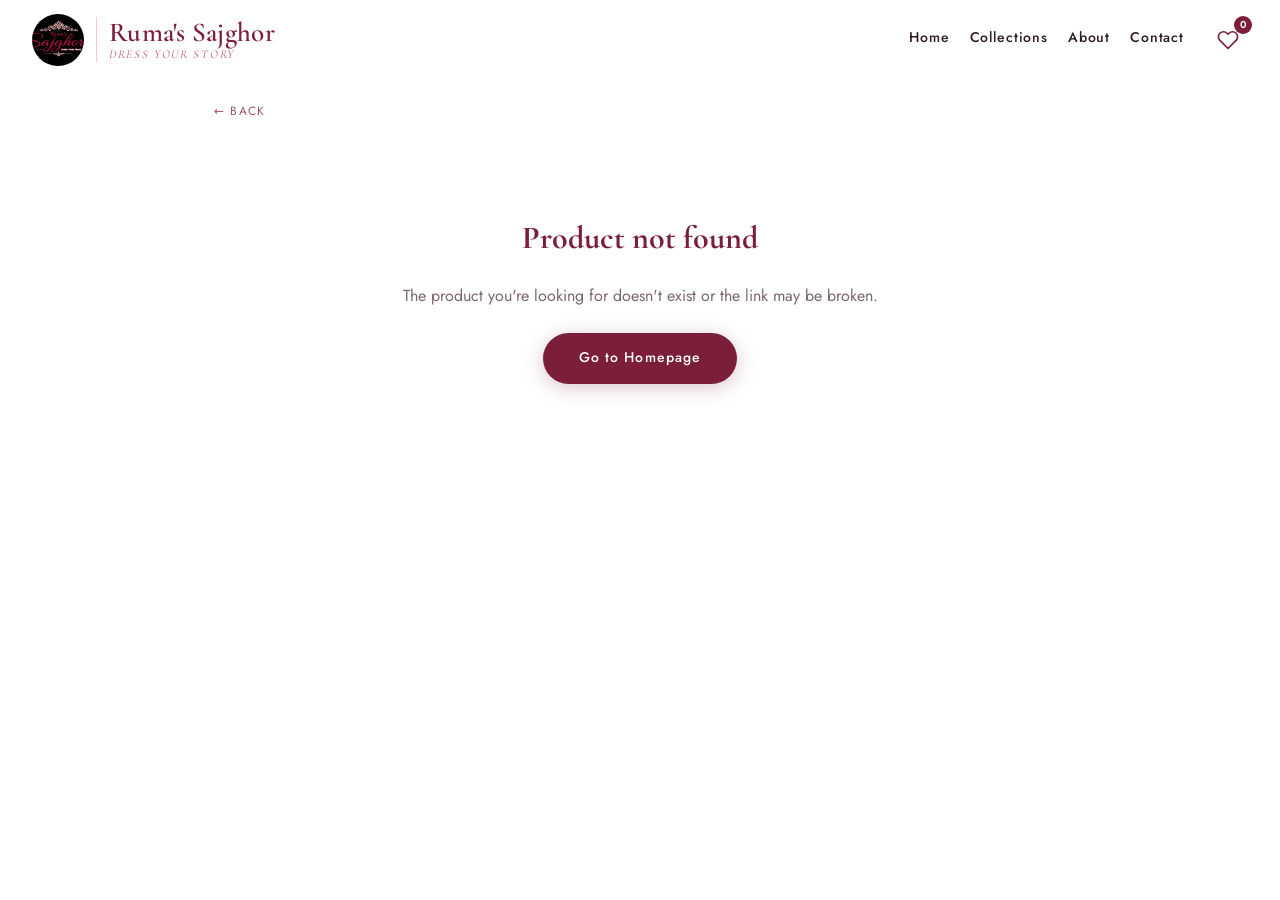
<file: product.html>
<!DOCTYPE html>
<html lang="en">
<head>
  <meta charset="UTF-8" />
  <meta name="viewport" content="width=device-width, initial-scale=1.0" />
  <meta name="description" content="Product detail – Ruma's Sajghor" />
  <title>Product | Ruma's Sajghor</title>
  <link rel="stylesheet" href="style.css" />
  <link rel="preconnect" href="https://fonts.googleapis.com" />
  <link rel="preconnect" href="https://fonts.gstatic.com" crossorigin />
  <link href="https://fonts.googleapis.com/css2?family=Cormorant+Garamond:ital,wght@0,300;0,400;0,500;0,600;1,300;1,400&family=Jost:wght@300;400;500;600&display=swap" rel="stylesheet" />
  <style>
    /* ── Product Detail Page Styles ── */
    .pd-page {
      min-height: 100vh;
      padding-top: var(--nav-height);
      background: var(--clr-white);
    }

    /* Back link bar */
    .pd-breadcrumb {
      padding: 1rem 1.5rem 0;
      max-width: 900px;
      margin: 0 auto;
    }
    .pd-back {
      display: inline-flex;
      align-items: center;
      gap: 0.4rem;
      font-size: var(--fs-xs);
      color: var(--clr-maroon);
      text-decoration: none;
      letter-spacing: 0.1em;
      text-transform: uppercase;
      opacity: 0.75;
      transition: opacity 0.2s;
    }
    .pd-back:hover { opacity: 1; }

    /* Main layout */
    .pd-inner {
      max-width: 900px;
      margin: 0 auto;
      padding: 1.5rem 1.5rem 4rem;
      display: grid;
      grid-template-columns: 1fr 1fr;
      gap: 3rem;
      align-items: start;
    }

    /* Image side */
    .pd-img-wrap {
      position: relative;
      border-radius: var(--radius-md);
      overflow: hidden;
      background: var(--clr-blush-lt);
      aspect-ratio: 3/4;
      width: 100%;
    }
    .pd-img-wrap img {
      width: 100%;
      height: 100%;
      object-fit: cover;
      display: block;
    }
    .pd-badge {
      position: absolute;
      top: 1rem;
      left: 1rem;
      background: var(--clr-maroon);
      color: var(--clr-white);
      font-family: var(--ff-body);
      font-size: var(--fs-xs);
      font-weight: 500;
      letter-spacing: 0.12em;
      text-transform: uppercase;
      padding: 0.35rem 0.9rem;
      border-radius: var(--radius-xl);
    }

    /* Image loading skeleton */
    .pd-img-skeleton {
      position: absolute;
      inset: 0;
      background: linear-gradient(90deg, var(--clr-blush-lt) 25%, var(--clr-blush) 50%, var(--clr-blush-lt) 75%);
      background-size: 200% 100%;
      animation: shimmer 1.4s infinite;
    }
    @keyframes shimmer {
      0%   { background-position: 200% 0; }
      100% { background-position: -200% 0; }
    }

    /* Details side */
    .pd-details {
      display: flex;
      flex-direction: column;
      gap: 1.25rem;
      padding-top: 0.5rem;
      padding-left: 0.25rem;
    }
    .pd-eyebrow {
      font-family: var(--ff-body);
      font-size: var(--fs-xs);
      font-weight: 500;
      letter-spacing: 0.18em;
      text-transform: uppercase;
      color: var(--clr-accent);
    }
    .pd-name {
      font-family: var(--ff-display);
      font-size: clamp(1.6rem, 4vw, 2.4rem);
      font-weight: 500;
      color: var(--clr-maroon);
      line-height: 1.2;
    }
    .pd-desc {
      font-size: var(--fs-sm);
      color: var(--clr-text-lt);
      line-height: 1.8;
    }
    .pd-price {
      font-family: var(--ff-display);
      font-size: clamp(1.6rem, 4vw, 2rem);
      font-weight: 500;
      color: var(--clr-maroon);
    }
    .pd-divider {
      border: none;
      border-top: 1px solid var(--clr-blush);
      margin: 0.25rem 0;
    }

    /* Action buttons */
    .pd-actions {
      display: flex;
      flex-wrap: wrap;
      gap: 0.75rem;
    }
    .pd-actions .btn {
      flex: 1;
      min-width: 140px;
      text-align: center;
      display: flex;
      align-items: center;
      justify-content: center;
      gap: 0.4rem;
    }
    .btn.wishlisted {
      background: var(--clr-maroon-dk);
    }

    /* WhatsApp enquiry */
    .pd-whatsapp {
      display: flex;
      align-items: center;
      gap: 0.6rem;
      background: #25D366;
      color: #fff;
      border-radius: var(--radius-xl);
      padding: 0.85rem 1.5rem;
      font-family: var(--ff-body);
      font-size: var(--fs-sm);
      font-weight: 500;
      letter-spacing: 0.05em;
      text-decoration: none;
      transition: background 0.2s, transform 0.2s;
      justify-content: center;
    }
    .pd-whatsapp:hover { background: #1ebe5a; transform: translateY(-2px); }

    /* Share success toast */
    .toast {
      position: fixed;
      bottom: 2rem;
      left: 50%;
      transform: translateX(-50%) translateY(100px);
      background: var(--clr-maroon);
      color: #fff;
      padding: 0.75rem 1.5rem;
      border-radius: var(--radius-xl);
      font-size: var(--fs-sm);
      font-family: var(--ff-body);
      z-index: 9999;
      transition: transform 0.3s ease;
      white-space: nowrap;
    }
    .toast.show { transform: translateX(-50%) translateY(0); }

    /* Error / fallback state */
    .pd-not-found {
      text-align: center;
      padding: 4rem 2rem;
    }
    .pd-not-found h2 {
      font-family: var(--ff-display);
      color: var(--clr-maroon);
      font-size: 2rem;
      margin-bottom: 1rem;
    }

    /* ── Mobile: stack vertically ── */
    @media (max-width: 640px) {
      .pd-breadcrumb {
        padding: 0.75rem 1rem 0;
      }
      .pd-inner {
        grid-template-columns: 1fr;
        gap: 0;
        padding: 0.75rem 0 4rem;
      }
      .pd-img-wrap {
        border-radius: 0;
        aspect-ratio: 3/4;
        max-height: none;
        width: 100%;
      }
      .pd-details {
        padding: 1.25rem 1rem 0;
        gap: 1rem;
      }
      .pd-name { font-size: clamp(1.4rem, 6vw, 2rem); }
      .pd-actions .btn {
        padding: 0.85rem 1rem;
        font-size: var(--fs-xs);
      }
      .pd-whatsapp {
        margin: 0 1rem;
        width: calc(100% - 2rem);
      }
    }

    /* Navbar overflow fix */
    .navbar { overflow: visible !important; }
    .nav-inner { overflow: visible !important; }
  </style>
</head>
<body>

  <!-- ========== NAVBAR ========== -->
  <header class="navbar" id="navbar" role="banner">
    <div class="nav-inner">
      <a href="index.html" class="nav-logo" aria-label="Ruma's Sajghor Home">
        <img src="logo.png" alt="Ruma's Sajghor Logo" class="logo-img" />
        <div class="nav-brand-text">
          <span class="nav-brand-name">Ruma's Sajghor</span>
          <span class="nav-brand-tagline">Dress Your Story</span>
        </div>
      </a>

      <nav class="nav-links" id="navLinks" role="navigation" aria-label="Main navigation">
        <a href="index.html#home"        class="nav-link">Home</a>
        <a href="index.html#collections" class="nav-link">Collections</a>
        <a href="index.html#about"       class="nav-link">About</a>
        <a href="index.html#contact"     class="nav-link">Contact</a>
      </nav>

      <div class="nav-actions">
        <button class="nav-wishlist-icon" id="navWishlistBtn" aria-label="View wishlist" onclick="location.href='wishlist.html'">
          <svg width="22" height="22" viewBox="0 0 24 24" fill="none" stroke="currentColor" stroke-width="1.8" stroke-linecap="round" stroke-linejoin="round" aria-hidden="true"><path d="M20.84 4.61a5.5 5.5 0 0 0-7.78 0L12 5.67l-1.06-1.06a5.5 5.5 0 0 0-7.78 7.78l1.06 1.06L12 21.23l7.78-7.78 1.06-1.06a5.5 5.5 0 0 0 0-7.78z"/></svg>
          <span class="wishlist-count" id="wishlistCount" hidden>0</span>
        </button>
        <button class="hamburger" id="hamburger" aria-label="Toggle menu" aria-expanded="false" aria-controls="navLinks">
          <span></span><span></span><span></span>
        </button>
      </div>
    </div>
  </header>

  <!-- ========== PRODUCT DETAIL ========== -->
  <main class="pd-page" id="pdPage">
    <div class="pd-breadcrumb">
      <a href="javascript:history.back()" class="pd-back" id="pdBackLink">← Back</a>
    </div>

    <div class="pd-inner" id="pdInner">
      <!-- Filled by JS -->
      <div class="pd-not-found" id="pdNotFound" style="display:none; grid-column:1/-1;">
        <h2>Product not found</h2>
        <p style="color:var(--clr-text-lt);margin-bottom:1.5rem;">The product you're looking for doesn't exist or the link may be broken.</p>
        <a href="index.html" class="btn btn-primary">Go to Homepage</a>
      </div>
    </div>
  </main>

  <!-- Toast notification -->
  <div class="toast" id="toast" role="status" aria-live="polite"></div>

  <!-- Back to top -->
  <button class="back-to-top" id="backToTop" aria-label="Back to top" hidden>↑</button>

  <script src="script.js"></script>
  <script>
  (function () {
    /* ── Read product data from URL params ── */
    const params  = new URL(location.href).searchParams;
    const name    = params.get('name')  || '';
    const desc    = params.get('desc')  || '';
    const price   = params.get('price') || '';
    const img     = params.get('img')   || '';
    const cat     = params.get('cat')   || '';
    const from    = params.get('from')  || '';   // source page (e.g. kurti.html)

    const pdInner    = document.getElementById('pdInner');
    const notFound   = document.getElementById('pdNotFound');
    const backLink   = document.getElementById('pdBackLink');

    /* Update back link to source page */
    if (from) backLink.href = from;

    /* Update page title */
    if (name) document.title = `${name} | Ruma's Sajghor`;

    /* If no product data → show not-found */
    if (!name && !img) {
      notFound.style.display = 'block';
      return;
    }

    /* ── Wishlist helpers ── */
    const STORAGE_KEY = 'sajghor_wishlist';
    function getWishlist() {
      try {
        const list = JSON.parse(localStorage.getItem(STORAGE_KEY)) || [];
        const clean = list.filter(i => i && i.name && i.name.trim() && i.img && i.img.trim());
        if (clean.length !== list.length) localStorage.setItem(STORAGE_KEY, JSON.stringify(clean));
        return clean;
      } catch { return []; }
    }
    function saveWishlist(list) { localStorage.setItem(STORAGE_KEY, JSON.stringify(list)); }
    function isWishlisted()     { return getWishlist().some(i => i.name === name); }

    /* Update nav wishlist count */
    (function updateCount() {
      const el = document.getElementById('wishlistCount');
      if (!el) return;
      const n = getWishlist().length;
      if (n > 0) { el.textContent = n; el.removeAttribute('hidden'); }
      else         el.setAttribute('hidden', '');
    })();

    /* ── WhatsApp link (use a SHORT url, without the long desc param) ── */
    const shortParams = new URLSearchParams({ name, price, img, cat, from });
    const shortUrl = `${location.origin}${location.pathname}?${shortParams.toString()}`;
    const waText = encodeURIComponent(`Hi! I'm interested in "${name}" (${price}) from Ruma's Sajghor. Could you please help me with this?\n${shortUrl}`);
    const waLink = `https://wa.me/916291721742?text=${waText}`;

    /* ── Build the page content ── */
    const imgWrap = document.createElement('div');
    imgWrap.className = 'pd-img-wrap fade-in visible';
    imgWrap.innerHTML = `
      <div class="pd-img-skeleton" id="imgSkeleton"></div>
      <img id="pdImg" src="${escHtml(img)}" alt="${escHtml(name)}" loading="eager" />
      ${cat ? `<span class="pd-badge">${escHtml(cat)}</span>` : ''}
    `;

    const details = document.createElement('div');
    details.className = 'pd-details fade-in visible';
    details.innerHTML = `
      ${cat ? `<p class="pd-eyebrow">${escHtml(cat)}</p>` : ''}
      <h1 class="pd-name">${escHtml(name)}</h1>
      ${desc ? `<p class="pd-desc">${escHtml(desc).replace(/\n/g, '<br />')}</p>` : ''}
      <hr class="pd-divider" />
      <p class="pd-price">${escHtml(price)}</p>
      <div class="pd-actions">
        <button class="btn btn-primary" id="wishlistBtn">
          <span id="heartIcon">${isWishlisted() ? '♥' : '♡'}</span>
          <span id="wishlistLabel">${isWishlisted() ? 'Saved' : 'Add to Wishlist'}</span>
        </button>
        <button class="btn btn-outline" id="shareBtn">
          <span aria-hidden="true">↗</span> Share
        </button>
      </div>
      <a href="${waLink}" target="_blank" rel="noopener noreferrer" class="pd-whatsapp" aria-label="Enquire on WhatsApp">
        <svg width="20" height="20" viewBox="0 0 24 24" fill="currentColor" aria-hidden="true"><path d="M17.472 14.382c-.297-.149-1.758-.867-2.03-.967-.273-.099-.471-.148-.67.15-.197.297-.767.966-.94 1.164-.173.199-.347.223-.644.075-.297-.15-1.255-.463-2.39-1.475-.883-.788-1.48-1.761-1.653-2.059-.173-.297-.018-.458.13-.606.134-.133.298-.347.446-.52.149-.174.198-.298.298-.497.099-.198.05-.371-.025-.52-.075-.149-.669-1.612-.916-2.207-.242-.579-.487-.5-.669-.51-.173-.008-.371-.01-.57-.01-.198 0-.52.074-.792.372-.272.297-1.04 1.016-1.04 2.479 0 1.462 1.065 2.875 1.213 3.074.149.198 2.096 3.2 5.077 4.487.709.306 1.262.489 1.694.625.712.227 1.36.195 1.871.118.571-.085 1.758-.719 2.006-1.413.248-.694.248-1.289.173-1.413-.074-.124-.272-.198-.57-.347z"/><path d="M12 0C5.373 0 0 5.373 0 12c0 2.126.558 4.121 1.526 5.855L.057 23.427a.5.5 0 0 0 .624.602l5.675-1.488A11.945 11.945 0 0 0 12 24c6.627 0 12-5.373 12-12S18.627 0 12 0zm0 21.9a9.891 9.891 0 0 1-5.031-1.375l-.36-.214-3.713.974.99-3.62-.235-.372A9.865 9.865 0 0 1 2.1 12C2.1 6.527 6.527 2.1 12 2.1S21.9 6.527 21.9 12 17.473 21.9 12 21.9z"/></svg>
        Enquire on WhatsApp
      </a>
    `;

    pdInner.appendChild(imgWrap);
    pdInner.appendChild(details);

    /* Hide skeleton once image loads */
    const pdImg    = document.getElementById('pdImg');
    const skeleton = document.getElementById('imgSkeleton');
    pdImg.addEventListener('load',  () => { if (skeleton) skeleton.style.display = 'none'; });
    pdImg.addEventListener('error', () => {
      if (skeleton) skeleton.style.display = 'none';
      pdImg.style.display = 'none';
    });

    /* ── Wishlist button ── */
    document.getElementById('wishlistBtn').addEventListener('click', function () {
      let list = getWishlist();
      const heart = document.getElementById('heartIcon');
      const label = document.getElementById('wishlistLabel');

      if (isWishlisted()) {
        list = list.filter(i => i.name !== name);
        heart.textContent = '♡';
        label.textContent = 'Add to Wishlist';
        this.classList.remove('wishlisted');
        showToast('Removed from wishlist');
      } else {
        list.push({ name, price, img });
        heart.textContent = '♥';
        label.textContent = 'Saved';
        this.classList.add('wishlisted');
        showToast('✦ Added to wishlist!');
      }
      saveWishlist(list);

      /* Update nav count */
      const countEl = document.getElementById('wishlistCount');
      if (countEl) {
        const n = list.length;
        if (n > 0) { countEl.textContent = n; countEl.removeAttribute('hidden'); }
        else         countEl.setAttribute('hidden', '');
      }
    });

    /* ── Share button ── */
    document.getElementById('shareBtn').addEventListener('click', async () => {
      const shareData = {
        title: `${name} – Ruma's Sajghor`,
        text:  `Check out ${name} (${price}) at Ruma's Sajghor – Dress Your Story!`,
        url:   shortUrl,
      };
      if (navigator.share) {
        try { await navigator.share(shareData); } catch {}
      } else {
        const text = `${shareData.title}\n${shareData.text}\n${shareData.url}`;
        try {
          await navigator.clipboard.writeText(text);
          showToast('✓ Link copied!');
        } catch {
          alert(`Share this item:\n\n${text}`);
        }
      }
    });

    /* ── Toast helper ── */
    function showToast(msg) {
      const t = document.getElementById('toast');
      t.textContent = msg;
      t.classList.add('show');
      setTimeout(() => t.classList.remove('show'), 2500);
    }

    /* ── Escape HTML ── */
    function escHtml(str) {
      return String(str)
        .replace(/&/g,'&amp;')
        .replace(/</g,'&lt;')
        .replace(/>/g,'&gt;')
        .replace(/"/g,'&quot;');
    }

  })();
  </script>

</body>
</html>
</file>
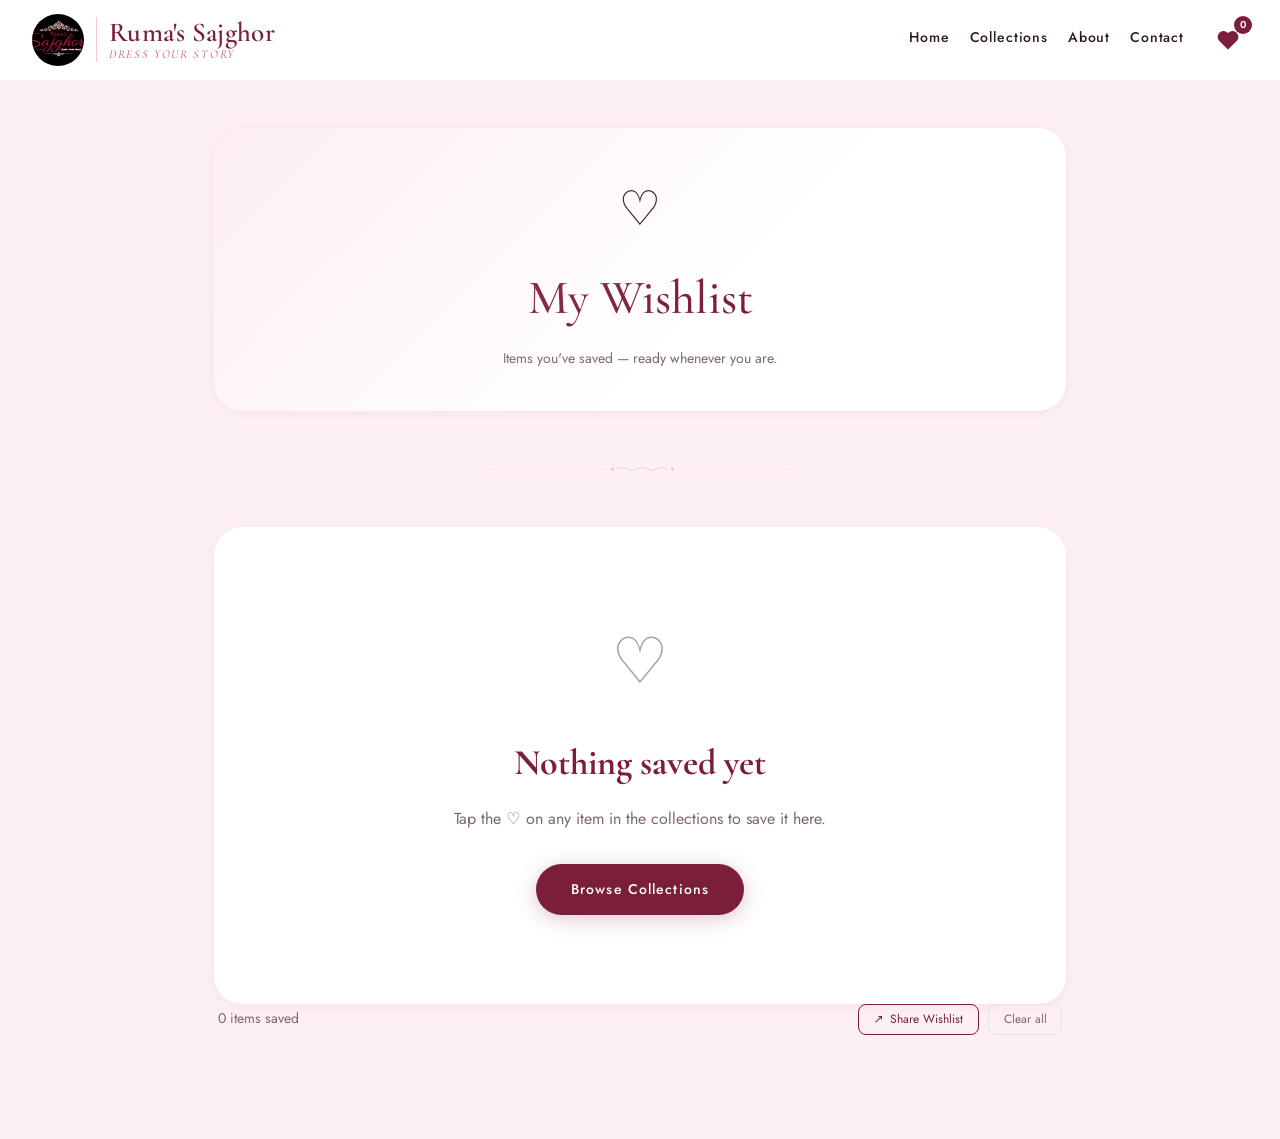
<file: wishlist.html>
<!DOCTYPE html>
<html lang="en">
<head>
  <meta charset="UTF-8" />
  <meta name="viewport" content="width=device-width, initial-scale=1.0" />
  <title>My Wishlist | Ruma's Sajghor</title>
  <link rel="stylesheet" href="style.css" />
  <link rel="preconnect" href="https://fonts.googleapis.com" />
  <link rel="preconnect" href="https://fonts.gstatic.com" crossorigin />
  <link href="https://fonts.googleapis.com/css2?family=Cormorant+Garamond:ital,wght@0,300;0,400;0,500;0,600;1,300;1,400&family=Jost:wght@300;400;500;600&display=swap" rel="stylesheet" />
  <style>
    /* ── Wishlist Page Styles ── */
    .wl-page {
      min-height: 100vh;
      padding-top: calc(var(--nav-height) + 3rem);
      padding-bottom: 5rem;
      background: var(--clr-blush-lt);
    }

    .wl-inner {
      max-width: 900px;
      margin: 0 auto;
      padding: 0 1.5rem;
    }

    /* Hero banner */
    .wl-hero {
      text-align: center;
      margin-bottom: 3rem;
      padding: 2.5rem 1.5rem;
      background: var(--clr-white);
      border-radius: var(--radius-lg);
      box-shadow: var(--shadow-sm);
      position: relative;
      overflow: hidden;
    }

    .wl-hero::before {
      content: '';
      position: absolute;
      inset: 0;
      background: linear-gradient(135deg, rgba(247,200,208,0.3) 0%, transparent 60%);
      pointer-events: none;
    }

    .wl-hero-icon {
      font-size: 3rem;
      margin-bottom: 0.5rem;
      display: block;
    }

    .wl-hero h1 {
      font-family: var(--ff-display);
      font-size: clamp(2rem, 5vw, 3rem);
      color: var(--clr-maroon);
      font-weight: 500;
      margin-bottom: 0.5rem;
    }

    .wl-hero p {
      color: var(--clr-text-lt);
      font-size: var(--fs-sm);
    }

    /* Count bar */
    .wl-count-bar {
      display: flex;
      align-items: center;
      justify-content: space-between;
      margin-bottom: 1.5rem;
      padding: 0 0.25rem;
    }

    .wl-count-label {
      font-size: var(--fs-sm);
      color: var(--clr-text-lt);
      font-family: var(--ff-body);
    }

    .wl-clear-btn {
      font-size: var(--fs-xs);
      color: var(--clr-text-lt);
      background: none;
      border: 1px solid var(--clr-grey);
      border-radius: var(--radius-sm);
      padding: 0.35rem 0.9rem;
      cursor: pointer;
      font-family: var(--ff-body);
      transition: all 0.2s;
    }
    .wl-clear-btn:hover { border-color: var(--clr-maroon); color: var(--clr-maroon); }

    /* Count bar action group */
    .wl-actions-group {
      display: flex;
      align-items: center;
      gap: 0.6rem;
    }

    .wl-share-all-btn {
      display: inline-flex;
      align-items: center;
      gap: 0.4rem;
      font-size: var(--fs-xs);
      color: var(--clr-maroon);
      background: none;
      border: 1px solid var(--clr-maroon);
      border-radius: var(--radius-sm);
      padding: 0.35rem 0.9rem;
      cursor: pointer;
      font-family: var(--ff-body);
      transition: all 0.2s;
      white-space: nowrap;
    }
    .wl-share-all-btn:hover {
      background: var(--clr-maroon);
      color: var(--clr-white);
    }

    /* Grid */
    .wl-grid {
      display: grid;
      grid-template-columns: repeat(auto-fill, minmax(240px, 1fr));
      gap: 1.5rem;
    }

    /* Card */
    .wl-card {
      background: var(--clr-white);
      border-radius: var(--radius-md);
      overflow: hidden;
      box-shadow: var(--shadow-sm);
      transition: box-shadow var(--transition), transform var(--transition);
      position: relative;
    }
    .wl-card:hover {
      box-shadow: var(--shadow-md);
      transform: translateY(-4px);
    }

    .wl-card-img {
      width: 100%;
      aspect-ratio: 3/4;
      object-fit: cover;
      display: block;
      background: var(--clr-grey-lt);
    }

    .wl-card-body {
      padding: 1rem 1.1rem 1.25rem;
    }

    .wl-card-name {
      font-family: var(--ff-display);
      font-size: var(--fs-lg);
      color: var(--clr-text);
      font-weight: 500;
      margin-bottom: 0.2rem;
      line-height: 1.3;
    }

    .wl-card-price {
      font-size: var(--fs-md);
      color: var(--clr-maroon);
      font-weight: 500;
      margin-bottom: 0.9rem;
    }

    .wl-remove-btn {
      position: absolute;
      top: 10px;
      right: 10px;
      width: 32px;
      height: 32px;
      border-radius: 50%;
      border: none;
      background: rgba(255,255,255,0.92);
      color: var(--clr-maroon);
      font-size: 15px;
      display: flex;
      align-items: center;
      justify-content: center;
      cursor: pointer;
      box-shadow: 0 2px 8px rgba(0,0,0,0.1);
      transition: background 0.2s, transform 0.15s;
    }
    .wl-remove-btn:hover { background: var(--clr-blush); transform: scale(1.1); }

    .wl-share-btn {
      position: absolute;
      top: 10px;
      left: 10px;
      width: 32px;
      height: 32px;
      border-radius: 50%;
      border: none;
      background: rgba(255,255,255,0.92);
      color: var(--clr-maroon);
      font-size: 14px;
      display: flex;
      align-items: center;
      justify-content: center;
      cursor: pointer;
      box-shadow: 0 2px 8px rgba(0,0,0,0.1);
      transition: background 0.2s, transform 0.15s;
    }
    .wl-share-btn:hover { background: var(--clr-blush); transform: scale(1.1); }

    /* Toast for copy feedback */
    .wl-toast {
      position: fixed;
      bottom: 1.75rem;
      left: 50%;
      transform: translateX(-50%) translateY(20px);
      background: var(--clr-maroon);
      color: var(--clr-white);
      font-family: var(--ff-body);
      font-size: var(--fs-sm);
      letter-spacing: 0.04em;
      padding: 0.7rem 1.5rem;
      border-radius: var(--radius-xl);
      box-shadow: var(--shadow-md);
      opacity: 0;
      pointer-events: none;
      transition: opacity 0.25s, transform 0.25s;
      z-index: 999;
      white-space: nowrap;
    }
    .wl-toast.show {
      opacity: 1;
      transform: translateX(-50%) translateY(0);
    }

    /* Empty state */
    .wl-empty {
      text-align: center;
      padding: 5rem 1.5rem;
      background: var(--clr-white);
      border-radius: var(--radius-lg);
      box-shadow: var(--shadow-sm);
    }
    .wl-empty-icon { font-size: 4rem; margin-bottom: 1rem; display: block; opacity: 0.4; }
    .wl-empty h2 {
      font-family: var(--ff-display);
      font-size: var(--fs-2xl);
      color: var(--clr-maroon);
      margin-bottom: 0.75rem;
    }
    .wl-empty p { color: var(--clr-text-lt); margin-bottom: 2rem; }

    /* Alpana divider */
    .wl-divider {
      text-align: center;
      margin: 0.5rem 0 2.5rem;
      opacity: 0.5;
    }

    @media (max-width: 600px) {
      .wl-grid { grid-template-columns: 1fr 1fr; gap: 1rem; }
      .wl-page { padding-top: calc(var(--nav-height) + 2rem); }
      .wl-count-bar { flex-wrap: wrap; gap: 0.75rem; }
      .wl-actions-group { margin-left: auto; }
    }
    @media (max-width: 420px) {
      .wl-grid { grid-template-columns: 1fr; }
      .wl-count-bar { flex-direction: column; align-items: flex-start; }
      .wl-actions-group { margin-left: 0; width: 100%; }
      .wl-share-all-btn, .wl-clear-btn { flex: 1 1 0; justify-content: center; }
    }
  </style>
</head>
<body>

  <!-- ========== NAVBAR ========== -->
  <header class="navbar" id="navbar" role="banner">
    <div class="nav-inner">
      <a href="index.html" class="nav-logo" aria-label="Ruma's Sajghor Home">
        <img src="logo.png" alt="Ruma's Sajghor Logo" class="logo-img" />
        <div class="nav-brand-text">
          <span class="nav-brand-name">Ruma's Sajghor</span>
          <span class="nav-brand-tagline">Dress Your Story</span>
        </div>
      </a>

      <nav class="nav-links" id="navLinks" role="navigation" aria-label="Main navigation">
        <a href="index.html#home"        class="nav-link">Home</a>
        <a href="index.html#collections" class="nav-link">Collections</a>
        <a href="index.html#about"       class="nav-link">About</a>
        <a href="index.html#contact"     class="nav-link">Contact</a>
      </nav>

      <button class="nav-wishlist-icon" aria-label="My Wishlist (current page)" style="color:var(--clr-maroon)">
        <svg width="22" height="22" viewBox="0 0 24 24" fill="currentColor" stroke="currentColor" stroke-width="1.8" stroke-linecap="round" stroke-linejoin="round" aria-hidden="true"><path d="M20.84 4.61a5.5 5.5 0 0 0-7.78 0L12 5.67l-1.06-1.06a5.5 5.5 0 0 0-7.78 7.78l1.06 1.06L12 21.23l7.78-7.78 1.06-1.06a5.5 5.5 0 0 0 0-7.78z"/></svg>
        <span class="wishlist-count" id="wishlistCount" hidden>0</span>
      </button>

      <button class="hamburger" id="hamburger" aria-label="Toggle menu" aria-expanded="false" aria-controls="navLinks">
        <span></span><span></span><span></span>
      </button>
    </div>
  </header>

  <!-- ========== WISHLIST PAGE ========== -->
  <main class="wl-page" id="wishlistPage">
    <div class="wl-inner">

      <!-- Hero banner -->
      <div class="wl-hero">
        <span class="wl-hero-icon">♡</span>
        <h1>My Wishlist</h1>
        <p>Items you've saved — ready whenever you are.</p>
      </div>

      <!-- Alpana divider -->
      <div class="wl-divider" aria-hidden="true">
        <svg viewBox="0 0 600 20" xmlns="http://www.w3.org/2000/svg" width="300" height="20">
          <line x1="0" y1="10" x2="230" y2="10" stroke="#F7C8D0" stroke-width="1"/>
          <circle cx="245" cy="10" r="3" fill="#7B1E3A" opacity="0.4"/>
          <path d="M255,10 Q265,4 275,10 Q285,16 295,10 Q305,4 315,10 Q325,16 335,10 Q345,4 355,10" stroke="#7B1E3A" stroke-width="1.2" fill="none" opacity="0.5"/>
          <circle cx="365" cy="10" r="3" fill="#7B1E3A" opacity="0.4"/>
          <line x1="380" y1="10" x2="600" y2="10" stroke="#F7C8D0" stroke-width="1"/>
        </svg>
      </div>

      <!-- Empty state (shown when no items) -->
      <div class="wl-empty" id="wlEmpty" hidden>
        <span class="wl-empty-icon">♡</span>
        <h2>Nothing saved yet</h2>
        <p>Tap the ♡ on any item in the collections to save it here.</p>
        <a href="index.html#collections" class="btn btn-primary">Browse Collections</a>
      </div>

      <!-- Count + clear bar -->
      <div class="wl-count-bar" id="wlCountBar" hidden>
        <span class="wl-count-label" id="wlCountLabel">0 items saved</span>
        <div class="wl-actions-group">
          <button class="wl-share-all-btn" id="wlShareAllBtn" aria-label="Share my wishlist">
            <span aria-hidden="true">↗</span> Share Wishlist
          </button>
          <button class="wl-clear-btn" id="wlClearBtn">Clear all</button>
        </div>
      </div>

      <!-- Items grid -->
      <div class="wl-grid" id="wlGrid"></div>

    </div>
  </main>

  <!-- Toast for share/copy feedback -->
  <div class="wl-toast" id="wlToast" role="status" aria-live="polite"></div>


  <script>
    /* ── Navbar scroll ── */
    const navbar = document.getElementById('navbar');
    window.addEventListener('scroll', () => {
      navbar.classList.toggle('scrolled', window.scrollY > 20);
    }, { passive: true });

    /* ── Hamburger ── */
    const hamburger = document.getElementById('hamburger');
    const navLinks  = document.getElementById('navLinks');
    hamburger.addEventListener('click', () => {
      const open = hamburger.classList.toggle('open');
      navLinks.classList.toggle('open', open);
      hamburger.setAttribute('aria-expanded', String(open));
    });
    document.addEventListener('click', e => {
      if (!navbar.contains(e.target)) {
        hamburger.classList.remove('open');
        navLinks.classList.remove('open');
        hamburger.setAttribute('aria-expanded', 'false');
      }
    });

    /* ── Wishlist ── */
    const STORAGE_KEY = 'sajghor_wishlist';

    function getWishlist() {
      try {
        const list = JSON.parse(localStorage.getItem(STORAGE_KEY)) || [];
        // Self-heal: drop any blank/ghost entries (no name or no img) that
        // may have been added by a previous bug, and persist the cleanup.
        const clean = list.filter(i => i && i.name && i.name.trim() && i.img && i.img.trim());
        if (clean.length !== list.length) {
          localStorage.setItem(STORAGE_KEY, JSON.stringify(clean));
        }
        return clean;
      } catch { return []; }
    }

    function saveWishlist(list) {
      localStorage.setItem(STORAGE_KEY, JSON.stringify(list));
    }

    const grid       = document.getElementById('wlGrid');
    const emptyEl    = document.getElementById('wlEmpty');
    const countBar   = document.getElementById('wlCountBar');
    const countLabel = document.getElementById('wlCountLabel');
    const clearBtn   = document.getElementById('wlClearBtn');
    const shareAllBtn = document.getElementById('wlShareAllBtn');
    const countBadge = document.getElementById('wishlistCount');
    const toastEl    = document.getElementById('wlToast');

    /* ── Toast feedback ── */
    let toastTimer;
    function showToast(message) {
      clearTimeout(toastTimer);
      toastEl.textContent = message;
      toastEl.classList.add('show');
      toastTimer = setTimeout(() => toastEl.classList.remove('show'), 2400);
    }

    /* ── Share a single wishlist item ── */
    async function shareItem(item) {
      const absoluteUrl = new URL(item.img, window.location.href).href;
      const shareData = {
        title: `${item.name} – Ruma's Sajghor`,
        text: `Check out ${item.name} (${item.price}) at Ruma's Sajghor – Dress Your Story!`,
        url: absoluteUrl,
      };

      if (navigator.share) {
        try { await navigator.share(shareData); }
        catch { /* user cancelled – silently ignore */ }
      } else {
        const text = `${shareData.title}\n${shareData.text}\n${shareData.url}`;
        try {
          await navigator.clipboard.writeText(text);
          showToast('Link copied to clipboard!');
        } catch {
          alert(`Share this item:\n\n${text}`);
        }
      }
    }

    /* ── Share the entire wishlist ── */
    async function shareWishlist() {
      const list = getWishlist();
      if (!list.length) return;

      const lines = list.map(item => `• ${item.name} – ${item.price}`).join('\n');
      const shareText = `My Wishlist from Ruma's Sajghor 💖\n\n${lines}\n\nDress Your Story ✨\n${window.location.origin}${window.location.pathname.replace('wishlist.html', 'index.html#collections')}`;

      const shareData = {
        title: `My Wishlist – Ruma's Sajghor`,
        text: shareText,
      };

      if (navigator.share) {
        try { await navigator.share(shareData); }
        catch { /* user cancelled – silently ignore */ }
      } else {
        try {
          await navigator.clipboard.writeText(shareText);
          showToast('Wishlist copied to clipboard!');
        } catch {
          alert(`Share your wishlist:\n\n${shareText}`);
        }
      }
    }

    function updateBadge(count) {
      if (count > 0) {
        countBadge.textContent = String(count);
        countBadge.removeAttribute('hidden');
      } else {
        countBadge.setAttribute('hidden', '');
        countBadge.textContent = '0';
      }
    }

    function render() {
      const list = getWishlist();
      grid.innerHTML = '';

      updateBadge(list.length);

      if (list.length === 0) {
        emptyEl.removeAttribute('hidden');
        countBar.setAttribute('hidden', '');
        return;
      }

      emptyEl.setAttribute('hidden', '');
      countBar.removeAttribute('hidden');
      countLabel.textContent = `${list.length} item${list.length !== 1 ? 's' : ''} saved`;

      list.forEach(item => {
        const card = document.createElement('div');
        card.className = 'wl-card';
        card.innerHTML = `
          <img class="wl-card-img" src="${item.img}" alt="${item.name}"
               onerror="this.style.background='var(--clr-grey-lt)';this.removeAttribute('src')" />
          <button class="wl-share-btn" aria-label="Share ${item.name}" data-name="${item.name}">↗</button>
          <button class="wl-remove-btn" aria-label="Remove ${item.name} from wishlist" data-name="${item.name}">✕</button>
          <div class="wl-card-body">
            <p class="wl-card-name">${item.name}</p>
            <p class="wl-card-price">${item.price}</p>
            <a href="index.html#collections" class="btn btn-outline" style="width:100%;text-align:center;display:block">View in Store</a>
          </div>
        `;
        card.querySelector('.wl-remove-btn').addEventListener('click', () => {
          let l = getWishlist().filter(i => i.name !== item.name || i.img !== item.img);
          saveWishlist(l);
          render();
        });
        card.querySelector('.wl-share-btn').addEventListener('click', () => shareItem(item));
        grid.appendChild(card);
      });
    }

    clearBtn.addEventListener('click', () => {
      if (confirm('Remove all items from your wishlist?')) {
        saveWishlist([]);
        render();
      }
    });

    shareAllBtn.addEventListener('click', shareWishlist);

    render();

    // Force a fresh render when the page is restored from the browser's
    // back/forward cache (bfcache) — otherwise a stale DOM (with an old
    // badge count) can briefly show until a manual refresh.
    window.addEventListener('pageshow', (e) => {
      if (e.persisted) render();
    });
  </script>
</body>
</html>
</file>
<file: style.css>
/* =============================================================
   Ruma's Sajghor – style.css
   Premium Bengali-inspired fashion boutique
   ============================================================= */

/* ---------- CSS Custom Properties ---------- */
:root {
  --clr-white:     #FFFFFF;
  --clr-blush:     #F7C8D0;
  --clr-blush-lt:  #FDF0F2;
  --clr-maroon:    #7B1E3A;
  --clr-maroon-dk: #5C1229;
  --clr-beige:     #F5EDE7;
  --clr-grey-lt:   #F6F6F6;
  --clr-grey:      #E8E4E4;
  --clr-text:      #2C1A22;
  --clr-text-lt:   #7A6670;
  --clr-accent:    #C4556A;

  --ff-display:    'Cormorant Garamond', Georgia, serif;
  --ff-body:       'Jost', system-ui, sans-serif;

  --fs-xs:   0.75rem;
  --fs-sm:   0.875rem;
  --fs-base: 1rem;
  --fs-md:   1.125rem;
  --fs-lg:   1.375rem;
  --fs-xl:   1.75rem;
  --fs-2xl:  2.25rem;
  --fs-3xl:  3rem;
  --fs-4xl:  4rem;

  --radius-sm: 8px;
  --radius-md: 16px;
  --radius-lg: 28px;
  --radius-xl: 40px;

  --shadow-sm: 0 2px 12px rgba(123,30,58,0.06);
  --shadow-md: 0 6px 30px rgba(123,30,58,0.10);
  --shadow-lg: 0 16px 60px rgba(123,30,58,0.14);

  --transition: 0.3s cubic-bezier(0.25, 0.46, 0.45, 0.94);
  --nav-height: 80px;
}

/* ---------- Reset & Base ---------- */
*, *::before, *::after { box-sizing: border-box; margin: 0; padding: 0; }

html {
  scroll-behavior: smooth;
  font-size: 16px;
}

body {
  font-family: var(--ff-body);
  color: var(--clr-text);
  background: var(--clr-white);
  line-height: 1.7;
  overflow-x: hidden;
}

img { display: block; max-width: 100%; height: auto; }
a { text-decoration: none; color: inherit; }
ul { list-style: none; }
button { cursor: pointer; border: none; background: none; font-family: inherit; }

/* ---------- Utility ---------- */
.section-eyebrow {
  font-family: var(--ff-body);
  font-size: var(--fs-xs);
  font-weight: 500;
  letter-spacing: 0.18em;
  text-transform: uppercase;
  color: var(--clr-accent);
  margin-bottom: 0.75rem;
}

.section-title {
  font-family: var(--ff-display);
  font-size: clamp(var(--fs-2xl), 4vw, var(--fs-3xl));
  font-weight: 500;
  color: var(--clr-maroon);
  line-height: 1.15;
  margin-bottom: 1rem;
}

.section-sub {
  font-size: var(--fs-md);
  color: var(--clr-text-lt);
  max-width: 520px;
  margin: 0 auto;
}

.section-header {
  text-align: center;
  padding: 0 1rem;
  margin-bottom: 0.75rem;
}

/* ---------- Buttons ---------- */
.btn {
  display: inline-block;
  font-family: var(--ff-body);
  font-size: var(--fs-sm);
  font-weight: 500;
  letter-spacing: 0.08em;
  padding: 0.85rem 2.2rem;
  border-radius: var(--radius-xl);
  transition: all var(--transition);
  position: relative;
  overflow: hidden;
}

.btn-primary {
  background: var(--clr-maroon);
  color: var(--clr-white);
  box-shadow: 0 4px 20px rgba(123,30,58,0.25);
}

.btn-primary:hover,
.btn-primary:focus-visible {
  background: var(--clr-maroon-dk);
  box-shadow: 0 8px 28px rgba(123,30,58,0.35);
  transform: translateY(-2px);
}

.btn-outline {
  background: transparent;
  color: var(--clr-maroon);
  border: 1.5px solid var(--clr-maroon);
  font-size: var(--fs-xs);
  letter-spacing: 0.12em;
  text-transform: uppercase;
  padding: 0.65rem 1.5rem;
}

.btn-outline:hover,
.btn-outline:focus-visible {
  background: var(--clr-maroon);
  color: var(--clr-white);
  transform: translateY(-1px);
}

/* ---------- Scroll Animations ---------- */
.fade-in {
  opacity: 0;
  transform: translateY(28px);
  transition: opacity 0.65s ease, transform 0.65s ease;
}

.fade-in.visible {
  opacity: 1;
  transform: translateY(0);
}

/* Stagger children */
.fade-in:nth-child(2) { transition-delay: 0.1s; }
.fade-in:nth-child(3) { transition-delay: 0.2s; }
.fade-in:nth-child(4) { transition-delay: 0.3s; }
.fade-in:nth-child(5) { transition-delay: 0.4s; }
.fade-in:nth-child(6) { transition-delay: 0.5s; }
.fade-in:nth-child(7) { transition-delay: 0.6s; }
.fade-in:nth-child(8) { transition-delay: 0.7s; }

/* ---------- Alpana Divider ---------- */
.alpana-divider {
  padding: 0.75rem 1.25rem;
  overflow: visible;
}
.alpana-divider svg { width: 100%; height: 40px; display: block; }

/* =============================================
   NAVBAR
   ============================================= */
.navbar {
  position: fixed;
  top: 0; left: 0; right: 0;
  z-index: 900;
  height: var(--nav-height);
  background: rgba(255,255,255,0.97);
  backdrop-filter: blur(12px);
  -webkit-backdrop-filter: blur(12px);
  border-bottom: 1px solid transparent;
  transition: border-color var(--transition), box-shadow var(--transition);
}

.navbar.scrolled {
  border-color: var(--clr-blush);
  box-shadow: 0 4px 24px rgba(123,30,58,0.07);
}

/* 3-zone layout: [logo left] [nav center] [actions RIGHT] */
.nav-inner {
  max-width: 1280px;
  margin: 0 auto;
  padding: 0 2rem;
  height: 100%;
  display: flex;
  align-items: center;
  gap: 1.5rem;
}

/* ── Logo zone (left) — pushes everything else right ── */
.nav-logo {
  display: flex;
  align-items: center;
  gap: 0.75rem;
  flex-shrink: 0;
  text-decoration: none;
  margin-right: auto;   /* ← pushes nav links + actions to the right */
}

.logo-img {
  height: 52px;
  width: 52px;
  border-radius: 50%;
  object-fit: cover;
  flex-shrink: 0;
}

.nav-brand-text {
  display: flex;
  flex-direction: column;
  justify-content: center;
  line-height: 1.15;
  border-left: 1.5px solid var(--clr-blush);
  padding-left: 0.75rem;
}

.nav-brand-name {
  font-family: var(--ff-display);
  font-size: clamp(1.1rem, 2.5vw, 1.7rem);
  font-weight: 600;
  color: var(--clr-maroon);
  letter-spacing: 0.01em;
  white-space: nowrap;
}

.nav-brand-tagline {
  font-family: var(--ff-display);
  font-style: italic;
  font-size: clamp(0.6rem, 1vw, 0.75rem);
  font-weight: 400;
  color: var(--clr-accent);
  letter-spacing: 0.14em;
  text-transform: uppercase;
  white-space: nowrap;
}

/* ── Nav links (center) ── */
.nav-links {
  display: flex;
  align-items: center;
  justify-content: center;
  gap: 1.25rem;
}

.nav-link {
  font-size: var(--fs-sm);
  font-weight: 500;
  letter-spacing: 0.06em;
  color: var(--clr-text);
  position: relative;
  padding-bottom: 3px;
  white-space: nowrap;
  transition: color var(--transition);
}

.nav-link::after {
  content: '';
  position: absolute;
  bottom: 0; left: 0;
  width: 0; height: 1.5px;
  background: var(--clr-maroon);
  transition: width var(--transition);
}

.nav-link:hover,
.nav-link:focus-visible { color: var(--clr-maroon); }
.nav-link:hover::after,
.nav-link:focus-visible::after { width: 100%; }

/* ── Right action group ── */
.nav-actions {
  display: flex;
  align-items: center;
  gap: 0.25rem;
  flex-shrink: 0;
}

/* ── Hamburger (hidden on desktop) ── */
.hamburger {
  display: none;
  flex-direction: column;
  gap: 5px;
  padding: 8px;
  border-radius: var(--radius-sm);
  cursor: pointer;
  flex-shrink: 0;
}

.hamburger span {
  display: block;
  width: 22px;
  height: 2px;
  background: var(--clr-maroon);
  transition: all 0.3s ease;
  transform-origin: center;
}

.hamburger.open span:nth-child(1) { transform: translateY(7px) rotate(45deg); }
.hamburger.open span:nth-child(2) { opacity: 0; transform: scaleX(0); }
.hamburger.open span:nth-child(3) { transform: translateY(-7px) rotate(-45deg); }

/* =============================================
   HERO
   ============================================= */
.hero {
  min-height: 85vh;
  padding-top: var(--nav-height);
  display: grid;
  grid-template-columns: 1fr 1fr;
  align-items: center;
  gap: 2rem;
  max-width: 1280px;
  margin: 0 auto;
  padding-left: 1.5rem;
  padding-right: 1.5rem;
  position: relative;
  overflow: hidden;
}

.hero-deco {
  position: absolute;
  bottom: 0; left: 0; right: 0;
  pointer-events: none;
  z-index: 0;
}

.hero-content {
  z-index: 1;
}

.hero-eyebrow {
  font-size: var(--fs-xs);
  font-weight: 500;
  letter-spacing: 0.2em;
  text-transform: uppercase;
  color: var(--clr-accent);
  margin-bottom: 1rem;
}

.hero-title {
  font-family: var(--ff-display);
  font-size: clamp(3rem, 6vw, var(--fs-4xl));
  font-weight: 500;
  line-height: 1.08;
  color: var(--clr-maroon);
  margin-bottom: 0.75rem;
}

.hero-title em {
  font-style: italic;
  font-weight: 300;
}

.hero-sub {
  font-size: var(--fs-md);
  color: var(--clr-text-lt);
  max-width: 420px;
  margin-bottom: 1.25rem;
  line-height: 1.8;
}

/* Hero Visual */
.hero-visual {
  position: relative;
  z-index: 1;
  display: flex;
  justify-content: center;
}

.hero-img-frame {
  position: relative;
  border-radius: var(--radius-lg);
  overflow: hidden;
  box-shadow: var(--shadow-lg);
  max-width: 480px;
  width: 100%;
  aspect-ratio: 3/4;
}

.hero-img {
  width: 100%;
  height: 100%;
  object-fit: cover;
  transition: transform 0.8s ease;
}

.hero-img-frame:hover .hero-img { transform: scale(1.04); }

.hero-badge {
  position: absolute;
  bottom: 1.5rem;
  left: 1.5rem;
  background: rgba(255,255,255,0.92);
  backdrop-filter: blur(8px);
  color: var(--clr-maroon);
  font-size: var(--fs-xs);
  font-weight: 500;
  letter-spacing: 0.12em;
  text-transform: uppercase;
  padding: 0.5rem 1.25rem;
  border-radius: var(--radius-xl);
  border: 1px solid var(--clr-blush);
}

.hero-circle {
  position: absolute;
  right: -60px;
  top: 50%;
  transform: translateY(-50%);
  width: 200px;
  height: 200px;
  border: 1.5px solid var(--clr-blush);
  border-radius: 50%;
  opacity: 0.5;
  z-index: -1;
}

/* =============================================
   COLLECTIONS
   ============================================= */
.collections {
  padding: 2rem 1.5rem;
  max-width: 1280px;
  margin: 0 auto;
}

/* Filter Bar */
.filter-bar {
  display: flex;
  flex-wrap: wrap;
  gap: 0.75rem;
  justify-content: center;
  margin-bottom: 0.75rem;
}

.filter-btn {
  font-family: var(--ff-body);
  font-size: var(--fs-xs);
  font-weight: 500;
  letter-spacing: 0.1em;
  text-transform: uppercase;
  padding: 0.55rem 1.4rem;
  border: 1.5px solid var(--clr-grey);
  border-radius: var(--radius-xl);
  color: var(--clr-text-lt);
  background: var(--clr-white);
  transition: all var(--transition);
}

.filter-btn:hover { border-color: var(--clr-blush); color: var(--clr-maroon); }
.filter-btn.active {
  background: var(--clr-maroon);
  border-color: var(--clr-maroon);
  color: var(--clr-white);
}

/* Products Grid */
.products-grid {
  display: grid;
  grid-template-columns: repeat(auto-fill, minmax(280px, 1fr));
  gap: 1.25rem;
}

/* Product Card */
.product-card {
  background: var(--clr-white);
  border-radius: var(--radius-md);
  overflow: hidden;
  box-shadow: var(--shadow-sm);
  border: 1px solid var(--clr-grey);
  transition: transform var(--transition), box-shadow var(--transition);
  display: flex;
  flex-direction: column;
}

.product-card:hover {
  transform: translateY(-6px);
  box-shadow: var(--shadow-md);
}

.product-card[data-hidden="true"] { display: none; }

.card-img-wrap {
  position: relative;
  aspect-ratio: 3/4;
  overflow: hidden;
  background: var(--clr-beige);
}

.card-img-wrap img {
  width: 100%;
  height: 100%;
  object-fit: cover;
  transition: transform 0.5s ease;
}

.product-card:hover .card-img-wrap img { transform: scale(1.06); }

.category-badge {
  position: absolute;
  top: 0.9rem;
  left: 0.9rem;
  background: var(--clr-maroon);
  color: var(--clr-white);
  font-size: 0.65rem;
  font-weight: 500;
  letter-spacing: 0.12em;
  text-transform: uppercase;
  padding: 0.3rem 0.85rem;
  border-radius: var(--radius-xl);
}

.new-badge { background: var(--clr-accent); }

.card-body {
  padding: 0.9rem;
  display: flex;
  flex-direction: column;
  flex: 1;
  gap: 0.25rem;
}

.card-name {
  font-family: var(--ff-display);
  font-size: var(--fs-lg);
  font-weight: 500;
  color: var(--clr-maroon);
  line-height: 1.2;
}

.card-desc {
  font-size: var(--fs-sm);
  color: var(--clr-text-lt);
  line-height: 1.6;
  flex: 1;
}

.card-price {
  font-family: var(--ff-display);
  font-size: var(--fs-xl);
  font-weight: 600;
  color: var(--clr-maroon);
  margin-top: 0.25rem;
}

/* =============================================
   ABOUT
   ============================================= */
.about {
  background: var(--clr-blush-lt);
  padding: 2.5rem 1.5rem;
}

.about-inner {
  max-width: 1280px;
  margin: 0 auto;
  display: grid;
  grid-template-columns: 1fr 1fr;
  gap: 2.5rem;
  align-items: center;
}

.about-img-wrap {
  border-radius: var(--radius-lg);
  overflow: hidden;
  box-shadow: var(--shadow-lg);
  aspect-ratio: 4/5;
}

.about-img-wrap img {
  width: 100%;
  height: 100%;
  object-fit: cover;
}

.about-visual {
  position: relative;
}

.about-deco-dot {
  position: absolute;
  top: -20px;
  right: -20px;
  width: 120px;
  height: 120px;
  background: var(--clr-blush);
  border-radius: 50%;
  z-index: -1;
  opacity: 0.6;
}

.about-para {
  font-size: var(--fs-md);
  color: var(--clr-text-lt);
  line-height: 1.85;
  margin-bottom: 0.65rem;
}

.about-values {
  margin-top: 1rem;
  display: flex;
  flex-direction: column;
  gap: 0.75rem;
}

.value-item {
  display: flex;
  align-items: flex-start;
  gap: 1rem;
}

.value-icon {
  color: var(--clr-accent);
  font-size: var(--fs-lg);
  margin-top: 2px;
  flex-shrink: 0;
}

.value-item strong {
  font-family: var(--ff-display);
  font-size: var(--fs-md);
  font-weight: 600;
  color: var(--clr-maroon);
  display: block;
  margin-bottom: 0.2rem;
}

.value-item p {
  font-size: var(--fs-sm);
  color: var(--clr-text-lt);
}

/* =============================================
   TESTIMONIALS
   ============================================= */
.testimonials {
  padding: 2rem 1.5rem;
  max-width: 1280px;
  margin: 0 auto;
}

.testimonials-grid {
  display: grid;
  grid-template-columns: repeat(auto-fill, minmax(300px, 1fr));
  gap: 1.25rem;
  margin-top: 1rem;
}

.testimonial-card {
  background: var(--clr-white);
  border: 1px solid var(--clr-grey);
  border-radius: var(--radius-md);
  padding: 1.25rem 1.25rem;
  box-shadow: var(--shadow-sm);
  text-align: center;
  transition: transform var(--transition), box-shadow var(--transition);
}

.testimonial-card:hover {
  transform: translateY(-4px);
  box-shadow: var(--shadow-md);
}

.testi-avatar {
  width: 72px;
  height: 72px;
  border-radius: 50%;
  overflow: hidden;
  margin: 0 auto 1.25rem;
  border: 3px solid var(--clr-blush);
}

.testi-avatar img {
  width: 100%;
  height: 100%;
  object-fit: cover;
}

.stars {
  font-size: var(--fs-md);
  color: #D4A017;
  margin-bottom: 1rem;
  letter-spacing: 2px;
}

.testi-text {
  font-family: var(--ff-display);
  font-style: italic;
  font-size: var(--fs-md);
  color: var(--clr-text);
  line-height: 1.8;
  margin-bottom: 0.75rem;
}

.testi-name {
  font-weight: 600;
  font-size: var(--fs-base);
  color: var(--clr-maroon);
}

.testi-loc {
  font-size: var(--fs-sm);
  color: var(--clr-text-lt);
}

/* =============================================
   CONTACT
   ============================================= */
.contact {
  background: linear-gradient(135deg, var(--clr-maroon) 0%, var(--clr-maroon-dk) 100%);
  padding: 2.5rem 1.5rem;
}

.contact-inner {
  max-width: 1100px;
  margin: 0 auto;
  display: grid;
  grid-template-columns: 1fr 1fr;
  gap: 2.5rem;
  align-items: start;
}

.contact .section-eyebrow { color: var(--clr-blush); }
.contact .section-title { color: var(--clr-white); }
.contact-para { color: rgba(255,255,255,0.75); font-size: var(--fs-md); margin-bottom: 1rem; }

.contact-details {
  display: flex;
  flex-direction: column;
  gap: 1rem;
}

.contact-details li {
  display: flex;
  align-items: center;
  gap: 1rem;
  color: rgba(255,255,255,0.85);
  font-size: var(--fs-sm);
}

.contact-details a { color: rgba(255,255,255,0.85); transition: color var(--transition); }
.contact-details a:hover { color: var(--clr-blush); }

.contact-icon {
  font-size: var(--fs-md);
  color: var(--clr-blush);
  width: 24px;
  text-align: center;
  flex-shrink: 0;
}

/* Form */
.contact-form {
  display: flex;
  flex-direction: column;
  gap: 1.25rem;
}

.form-group {
  display: flex;
  flex-direction: column;
  gap: 0.45rem;
}

.form-group label {
  font-size: var(--fs-xs);
  font-weight: 500;
  letter-spacing: 0.1em;
  text-transform: uppercase;
  color: var(--clr-blush);
}

.form-group input,
.form-group textarea {
  font-family: var(--ff-body);
  font-size: var(--fs-base);
  padding: 0.9rem 1.2rem;
  border: 1.5px solid rgba(247,200,208,0.25);
  border-radius: var(--radius-sm);
  background: rgba(255,255,255,0.07);
  color: var(--clr-white);
  outline: none;
  transition: border-color var(--transition), background var(--transition);
  resize: vertical;
}

.form-group input::placeholder,
.form-group textarea::placeholder { color: rgba(255,255,255,0.35); }

.form-group input:focus,
.form-group textarea:focus {
  border-color: var(--clr-blush);
  background: rgba(255,255,255,0.1);
}

.form-group input.error,
.form-group textarea.error {
  border-color: #FF6B6B;
}

.field-error {
  font-size: var(--fs-xs);
  color: #FF9999;
  min-height: 1em;
}

.contact .btn-primary {
  background: var(--clr-blush);
  color: var(--clr-maroon);
  font-weight: 600;
  align-self: flex-start;
  box-shadow: 0 4px 20px rgba(247,200,208,0.25);
}

.contact .btn-primary:hover {
  background: var(--clr-white);
  box-shadow: 0 8px 28px rgba(247,200,208,0.35);
}

.form-success {
  font-size: var(--fs-sm);
  color: var(--clr-blush);
  padding: 1rem;
  border: 1px solid rgba(247,200,208,0.3);
  border-radius: var(--radius-sm);
  text-align: center;
}

/* =============================================
   FOOTER
   ============================================= */
.footer {
  background: var(--clr-text);
  color: rgba(255,255,255,0.75);
  padding-top: 0;
}

.footer-alpana {
  padding: 0;
  line-height: 0;
}

.footer-alpana svg {
  width: 100%;
  height: 60px;
  display: block;
}

.footer-inner {
  max-width: 1280px;
  margin: 0 auto;
  padding: 1.25rem 1.5rem;
  display: grid;
  grid-template-columns: 2fr 1fr 1fr;
  gap: 1.5rem;
}

.footer-logo {
  height: 70px;
  width: auto;
  margin-bottom: 1rem;
  object-fit: contain;
}

.footer-tagline {
  font-family: var(--ff-display);
  font-style: italic;
  font-size: var(--fs-lg);
  color: var(--clr-blush);
  margin-bottom: 0.75rem;
}

.footer-blurb {
  font-size: var(--fs-sm);
  line-height: 1.7;
  color: rgba(255,255,255,0.5);
  max-width: 280px;
}

.footer-nav-title {
  font-size: var(--fs-xs);
  font-weight: 600;
  letter-spacing: 0.15em;
  text-transform: uppercase;
  color: var(--clr-blush);
  margin-bottom: 0.65rem;
}

.footer-nav {
  display: flex;
  flex-direction: column;
  gap: 0.75rem;
}

.footer-nav a {
  font-size: var(--fs-sm);
  color: rgba(255,255,255,0.6);
  transition: color var(--transition);
}
.footer-nav a:hover { color: var(--clr-blush); }

.social-icons {
  display: flex;
  flex-direction: column;
  gap: 1rem;
}

.social-link {
  display: flex;
  align-items: center;
  gap: 0.75rem;
  font-size: var(--fs-sm);
  color: rgba(255,255,255,0.6);
  transition: color var(--transition);
}
.social-link:hover { color: var(--clr-blush); }

.footer-bottom {
  border-top: 1px solid rgba(255,255,255,0.1);
  text-align: center;
  padding: 0.75rem 1.25rem;
  font-size: var(--fs-xs);
  letter-spacing: 0.06em;
  color: rgba(255,255,255,0.35);
}

/* =============================================
   PRODUCT MODAL
   ============================================= */
.modal-overlay {
  position: fixed;
  inset: 0;
  background: rgba(44,26,34,0.65);
  backdrop-filter: blur(6px);
  z-index: 1000;
  display: flex;
  align-items: center;
  justify-content: center;
  padding: 1.5rem;
  animation: fadeOverlay 0.3s ease;
}

.modal-overlay[hidden] { display: none; }

@keyframes fadeOverlay {
  from { opacity: 0; }
  to { opacity: 1; }
}

.modal-box {
  background: var(--clr-white);
  border-radius: var(--radius-lg);
  max-width: 860px;
  width: 100%;
  max-height: 90vh;
  overflow-y: auto;
  position: relative;
  animation: slideModal 0.35s cubic-bezier(0.34, 1.56, 0.64, 1);
  scrollbar-width: thin;
}

@keyframes slideModal {
  from { opacity: 0; transform: scale(0.92) translateY(20px); }
  to { opacity: 1; transform: scale(1) translateY(0); }
}

.modal-close {
  position: absolute;
  top: 1.25rem;
  right: 1.25rem;
  width: 38px;
  height: 38px;
  border-radius: 50%;
  background: var(--clr-blush-lt);
  color: var(--clr-maroon);
  font-size: var(--fs-md);
  display: flex;
  align-items: center;
  justify-content: center;
  z-index: 10;
  transition: background var(--transition);
}

.modal-close:hover { background: var(--clr-blush); }

.modal-inner {
  display: grid;
  grid-template-columns: 1fr 1fr;
}

.modal-img-wrap {
  position: relative;
  aspect-ratio: 3/4;
  overflow: hidden;
  border-radius: var(--radius-lg) 0 0 var(--radius-lg);
  background: var(--clr-beige);
}

.modal-img-wrap img {
  width: 100%;
  height: 100%;
  object-fit: cover;
}

.modal-img-wrap .category-badge {
  top: 1.25rem;
  left: 1.25rem;
}

.modal-details {
  padding: 1.25rem 1.25rem;
  display: flex;
  flex-direction: column;
  gap: 0.75rem;
  justify-content: center;
}

.modal-title {
  font-family: var(--ff-display);
  font-size: var(--fs-2xl);
  font-weight: 500;
  color: var(--clr-maroon);
  line-height: 1.15;
}

.modal-desc {
  font-size: var(--fs-sm);
  color: var(--clr-text-lt);
  line-height: 1.8;
}

.modal-price {
  font-family: var(--ff-display);
  font-size: var(--fs-2xl);
  font-weight: 600;
  color: var(--clr-maroon);
}

.size-label {
  font-size: var(--fs-xs);
  font-weight: 500;
  letter-spacing: 0.1em;
  text-transform: uppercase;
  color: var(--clr-text-lt);
  margin-bottom: 0.5rem;
}

.sizes {
  display: flex;
  gap: 0.6rem;
  flex-wrap: wrap;
}

.size-btn {
  width: 44px;
  height: 44px;
  border-radius: var(--radius-sm);
  border: 1.5px solid var(--clr-grey);
  font-size: var(--fs-sm);
  font-weight: 500;
  color: var(--clr-text);
  transition: all var(--transition);
}

.size-btn:hover { border-color: var(--clr-maroon); color: var(--clr-maroon); }

.size-btn.active {
  background: var(--clr-maroon);
  border-color: var(--clr-maroon);
  color: var(--clr-white);
}

.wishlist-btn { margin-top: 0.5rem; }
.heart-icon { font-size: var(--fs-md); }

/* =============================================
   BACK TO TOP
   ============================================= */
.back-to-top {
  position: fixed;
  bottom: 2rem;
  right: 2rem;
  width: 48px;
  height: 48px;
  border-radius: 50%;
  background: var(--clr-maroon);
  color: var(--clr-white);
  font-size: var(--fs-lg);
  display: flex;
  align-items: center;
  justify-content: center;
  box-shadow: var(--shadow-md);
  z-index: 800;
  transition: opacity var(--transition), transform var(--transition);
  opacity: 0;
  pointer-events: none;
}

.back-to-top:not([hidden]) {
  opacity: 1;
  pointer-events: auto;
}

.back-to-top:hover { transform: translateY(-3px); }
.back-to-top[hidden] { display: flex; opacity: 0; pointer-events: none; }

/* =============================================
   FOCUS STYLES (Accessibility)
   ============================================= */
:focus-visible {
  outline: 2px solid var(--clr-maroon);
  outline-offset: 3px;
  border-radius: 3px;
}

/* =============================================
   REDUCED MOTION
   ============================================= */
@media (prefers-reduced-motion: reduce) {
  *, *::before, *::after {
    animation-duration: 0.01ms !important;
    transition-duration: 0.01ms !important;
  }
  html { scroll-behavior: auto; }
  .fade-in { opacity: 1; transform: none; }
}

/* =============================================
   RESPONSIVE – TABLET (≤900px)
   ============================================= */
@media (max-width: 900px) {
  :root { --nav-height: 64px; }

  .nav-inner {
    padding: 0 1.25rem;
    gap: 0.5rem;
    /* flex already set on base; logo has margin-right:auto so actions stay right */
  }

  /* Hide nav links – they slide down as hamburger menu */
  .nav-links {
    position: fixed;
    top: var(--nav-height);
    left: 0; right: 0;
    background: var(--clr-white);
    border-bottom: 2px solid var(--clr-blush);
    flex-direction: column;
    justify-content: flex-start;
    align-items: stretch;
    gap: 0;
    padding: 0.5rem 0 1rem;
    transform: translateY(-110%);
    opacity: 0;
    transition: transform 0.32s cubic-bezier(0.25, 0.46, 0.45, 0.94),
                opacity 0.25s ease;
    box-shadow: 0 8px 30px rgba(123,30,58,0.12);
    z-index: 899;
    pointer-events: none;
  }

  .nav-links.open {
    transform: translateY(0);
    opacity: 1;
    pointer-events: auto;
  }

  .nav-link {
    display: flex;
    align-items: center;
    padding: 0.9rem 1.75rem;
    border-bottom: 1px solid var(--clr-grey-lt);
    font-size: var(--fs-base);
    min-height: 52px;
  }

  .nav-link::after { display: none; }
  .nav-link:last-child { border-bottom: none; }

  /* Show hamburger */
  .hamburger { display: flex; }

  .hero {
    grid-template-columns: 1fr;
    text-align: center;
    gap: 1.25rem;
    min-height: auto;
    padding-top: calc(var(--nav-height) + 2rem);
    padding-bottom: 3rem;
  }

  .hero-sub { margin-left: auto; margin-right: auto; }
  .hero-content { order: 1; }
  .hero-visual  { order: 2; }
  .hero-img-frame { max-width: 340px; margin: 0 auto; }
  .hero-circle { display: none; }

  .about-inner { grid-template-columns: 1fr; gap: 3rem; }
  .about-visual { max-width: 480px; margin: 0 auto; }

  .contact-inner { grid-template-columns: 1fr; gap: 3rem; }

  .footer-inner { grid-template-columns: 1fr 1fr; gap: 2.5rem; }
  .footer-brand { grid-column: 1 / -1; }

  .modal-inner { grid-template-columns: 1fr; }
  .modal-img-wrap { border-radius: var(--radius-lg) var(--radius-lg) 0 0; aspect-ratio: 4/3; }
}

/* brand name scales via clamp() — no fixed breakpoint needed */

/* =============================================
   RESPONSIVE – MOBILE (≤600px)
   ============================================= */
@media (max-width: 600px) {
  :root { --nav-height: 60px; }

  .nav-inner { padding: 0 1rem; gap: 0.5rem; }

  /* Keep brand text — just tighten logo size */
  .logo-img { height: 42px; width: 42px; }

  .products-grid { grid-template-columns: 1fr 1fr; gap: 1rem; }

  .hero {
    padding-top: calc(var(--nav-height) + 1.25rem);
    padding-bottom: 2.5rem;
    gap: 1.5rem;
    padding-left: 1.25rem;
    padding-right: 1.25rem;
  }
  .hero-title { font-size: clamp(2rem, 9vw, 2.8rem); }
  .hero-sub { font-size: var(--fs-base); margin-bottom: 1.75rem; }
  .hero-img-frame { max-width: min(68vw, 260px); }
  .hero-badge { font-size: 0.58rem; padding: 0.35rem 0.8rem; bottom: 0.75rem; left: 0.75rem; }

  .card-name { font-size: var(--fs-base); }
  .card-price { font-size: var(--fs-lg); }

  .testimonials-grid { grid-template-columns: 1fr; }

  .footer-inner { grid-template-columns: 1fr; gap: 2rem; }

  .modal-details { padding: 1.5rem; }
  .modal-title { font-size: var(--fs-xl); }

  .back-to-top { bottom: 1.5rem; right: 1.5rem; }
}

@media (max-width: 420px) {
  .products-grid { grid-template-columns: 1fr; }
  .filter-bar { gap: 0.5rem; }
  .filter-btn { font-size: 0.6rem; padding: 0.45rem 1rem; }
}

/* Only hide brand text on truly tiny phones (≤380px) */
@media (max-width: 380px) {
  .nav-brand-text { display: none; }
  .logo-img { height: 40px; width: 40px; }
}


/* =============================================================
   CARD HEART WISHLIST BUTTON
   ============================================================= */
.card-img-wrap { position: relative; }

.card-wishlist-btn {
  position: absolute;
  top: 10px;
  right: 10px;
  width: 34px;
  height: 34px;
  border-radius: 50%;
  border: none;
  background: rgba(255,255,255,0.92);
  color: var(--clr-maroon);
  font-size: 17px;
  line-height: 1;
  display: flex;
  align-items: center;
  justify-content: center;
  cursor: pointer;
  z-index: 5;
  box-shadow: 0 2px 8px rgba(123,30,58,0.15);
  transition: background var(--transition), transform 0.15s;
}
.card-wishlist-btn:hover  { background: var(--clr-white); transform: scale(1.12); }
.card-wishlist-btn.active { background: var(--clr-blush-lt); }

/* =============================================================
   NAV WISHLIST ICON
   ============================================================= */
.nav-actions {
  display: flex;
  align-items: center;
  gap: 0.1rem;
  flex-shrink: 0;
}

.nav-wishlist-icon {
  position: relative;
  background: none;
  border: none;
  cursor: pointer;
  color: var(--clr-maroon);
  display: flex;
  align-items: center;
  justify-content: center;
  width: 40px;
  height: 40px;
  border-radius: 50%;
  transition: background 0.2s;
  flex-shrink: 0;
}
.nav-wishlist-icon:hover { background: var(--clr-blush-lt); }

.wishlist-count {
  position: absolute;
  top: -4px;
  right: -4px;
  background: var(--clr-maroon);
  color: #fff;
  font-size: 10px;
  font-family: var(--ff-body);
  font-weight: 600;
  width: 18px;
  height: 18px;
  border-radius: 50%;
  display: flex;
  align-items: center;
  justify-content: center;
  pointer-events: none;
}

/* ── Modal action buttons row ── */
.modal-actions {
  display: flex;
  gap: 0.75rem;
  flex-wrap: wrap;
}
.modal-actions .btn {
  flex: 1 1 auto;
}
.share-btn {
  display: inline-flex;
  align-items: center;
  gap: 0.4rem;
}

/* ── Mobile overhaul merged into breakpoints above ── */

/* ── Collections section padding ── */
@media (max-width: 600px) {
  .collections { padding: 3.5rem 1.25rem; }
  .section-header { margin-bottom: 1rem; }
}

/* ── Filter bar: horizontal scroll on very small screens ── */
@media (max-width: 420px) {
  .filter-bar {
    flex-wrap: nowrap;
    overflow-x: auto;
    justify-content: flex-start;
    padding-bottom: 0.5rem;
    -webkit-overflow-scrolling: touch;
    scrollbar-width: none;
  }
  .filter-bar::-webkit-scrollbar { display: none; }
  .filter-btn { flex-shrink: 0; white-space: nowrap; }
}

/* ── Product grid: better 2-col on small mobile ── */
@media (max-width: 600px) {
  .products-grid {
    grid-template-columns: repeat(2, 1fr);
    gap: 0.85rem;
  }
}

@media (max-width: 380px) {
  .products-grid { grid-template-columns: 1fr; }
}

/* Card body padding tweak on mobile */
@media (max-width: 600px) {
  .card-body { padding: 0.9rem; gap: 0.35rem; }
  .card-name { font-size: 0.95rem; }
  .card-desc { font-size: 0.75rem; }
  .card-price { font-size: 1.1rem; }
  .btn-outline { padding: 0.5rem 0.9rem; font-size: 0.6rem; }
}

/* ── About section ── */
@media (max-width: 600px) {
  .about { padding: 4rem 1.25rem; }
  .about-inner { gap: 2rem; }
}

/* ── Testimonials ── */
@media (max-width: 600px) {
  .testimonials { padding: 4rem 1.25rem; }
  .testimonial-card { padding: 1.75rem 1.25rem; }
}

/* ── Contact section ── */
@media (max-width: 600px) {
  .contact { padding: 4rem 1.25rem; }
  .contact-inner { gap: 2.5rem; }
  .contact .btn-primary { width: 100%; text-align: center; }
}

/* ── Footer ── */
@media (max-width: 600px) {
  .footer-inner {
    grid-template-columns: 1fr;
    gap: 1.25rem;
    padding: 2.5rem 1.25rem;
  }
  .footer-bottom { padding: 1.25rem 1.25rem; }
}

/* ── Modal: full-screen on mobile ── */
@media (max-width: 600px) {
  .modal-overlay { padding: 0; align-items: flex-end; }

  .modal-box {
    border-radius: var(--radius-lg) var(--radius-lg) 0 0;
    max-height: 92vh;
    width: 100%;
  }

  .modal-inner { grid-template-columns: 1fr; }

  .modal-img-wrap {
    aspect-ratio: 16/9;
    border-radius: var(--radius-lg) var(--radius-lg) 0 0;
  }

  .modal-details {
    padding: 1.25rem 1.25rem 2rem;
    gap: 0.6rem;
  }

  .modal-title { font-size: var(--fs-xl); }
  .modal-price { font-size: var(--fs-xl); }

  .modal-actions { gap: 0.6rem; }
  .modal-actions .btn { padding: 0.75rem 1rem; font-size: 0.78rem; }
}

/* ── Category pages (saree, kurti, etc.) hero ── */
@media (max-width: 600px) {
  .cat-hero {
    padding: calc(var(--nav-height) + 0.5rem) 1.25rem 0.75rem;
  }
  .cat-hero h1 { font-size: clamp(2rem, 8vw, 2.8rem); }
}

/* ── Wishlist page ── */
@media (max-width: 600px) {
  .wl-page { padding-top: calc(var(--nav-height) + 1.5rem); padding-bottom: 3rem; }
  .wl-inner { padding: 0 1.25rem; }
  .wl-hero { padding: 1.75rem 1.25rem; }
  .wl-hero h1 { font-size: clamp(1.75rem, 7vw, 2.5rem); }
  .wl-grid { grid-template-columns: repeat(2, 1fr); gap: 0.85rem; }
}

@media (max-width: 380px) {
  .wl-grid { grid-template-columns: 1fr; }
}

/* ── Alpana divider: constrain on mobile ── */
@media (max-width: 600px) {
  .alpana-divider { padding: 1rem 1.25rem; }
}

/* ── Back to top: safe zone above browser chrome ── */
@media (max-width: 600px) {
  .back-to-top {
    bottom: 1.25rem;
    right: 1.25rem;
    width: 42px;
    height: 42px;
    font-size: var(--fs-base);
  }
}

/* ── Prevent horizontal scroll globally ── */
html, body {
  max-width: 100%;
  overflow-x: hidden;
}

/* ── Touch-friendly tap targets ── */
@media (max-width: 600px) {
  .nav-link { min-height: 48px; display: flex; align-items: center; }
  .filter-btn { min-height: 40px; }
  .card-wishlist-btn { width: 38px; height: 38px; }
}

/* ── Better section-title scaling on very small screens ── */
@media (max-width: 380px) {
  .section-title { font-size: var(--fs-xl); }
  .section-sub { font-size: var(--fs-base); }
}
</file>
